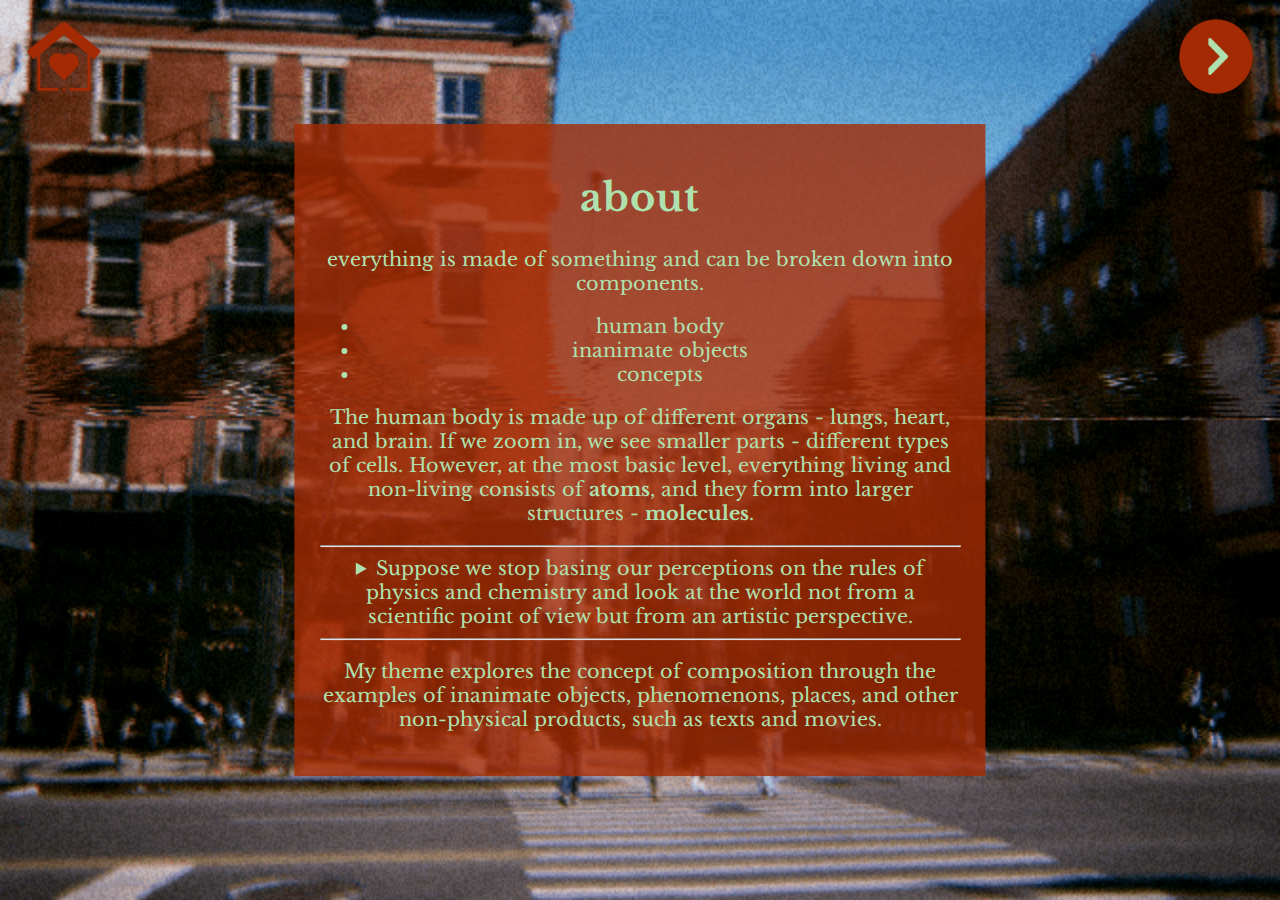
<file: entry 1/index.html>
<!DOCTYPE html>
 <html>
   <head>
   <meta charset="utf-8" />
   <meta name="viewport" content="width=device-width"></meta>
   <link
  href="https://fonts.googleapis.com/css?family=Open+Sans"
  rel="stylesheet" />
  <link rel="preconnect" href="https://fonts.googleapis.com">
<link rel="preconnect" href="https://fonts.gstatic.com" crossorigin>
<link href="https://fonts.googleapis.com/css2?family=Libre+Baskerville&display=swap" rel="stylesheet">

     <title>composition</title>
     <link href="../assets/css/entry1.css" rel="stylesheet">
    </head>
    <body>
      <main>
          <a href="../homepage/index.html" class="button button-left" id="buttonleft"></a>
          <a href="../entry 6/index.html" class="button button-right" id="buttonright"></a>

          <div class="text-overlay">

            <h1> <strong>about</strong> </h1>
            <p> everything is made of something and can be broken down into components. </p>
            <ul>
           <li>human body</li>
           <li>inanimate objects</li>
           <li>concepts</li>
         </ul>
         <p>The human body is made up of different organs - lungs, heart, and brain.
          If we zoom in, we see smaller parts - different types of cells. However, at the most basic level, 
          everything living and non-living consists of <strong>atoms</strong>, 
           and they form into larger structures - <strong>molecules</strong>.</p>
           <hr>
           <details>
               <summary>Suppose we stop basing our perceptions on the rules of physics and chemistry 
                   and look at the world not from a scientific point of view but from an artistic perspective. </summary>
               <p>In that case, we get a sense of diversity and freedom to determine 
                   what the world around us consists of.<p>
               </details>
               <hr>
           <p>My theme explores the concept of composition 
               through the examples of inanimate objects, phenomenons, places, and other non-physical products,
               such as texts and movies.</p>
              </div>
</main>
  </body>
  </html>
</file>
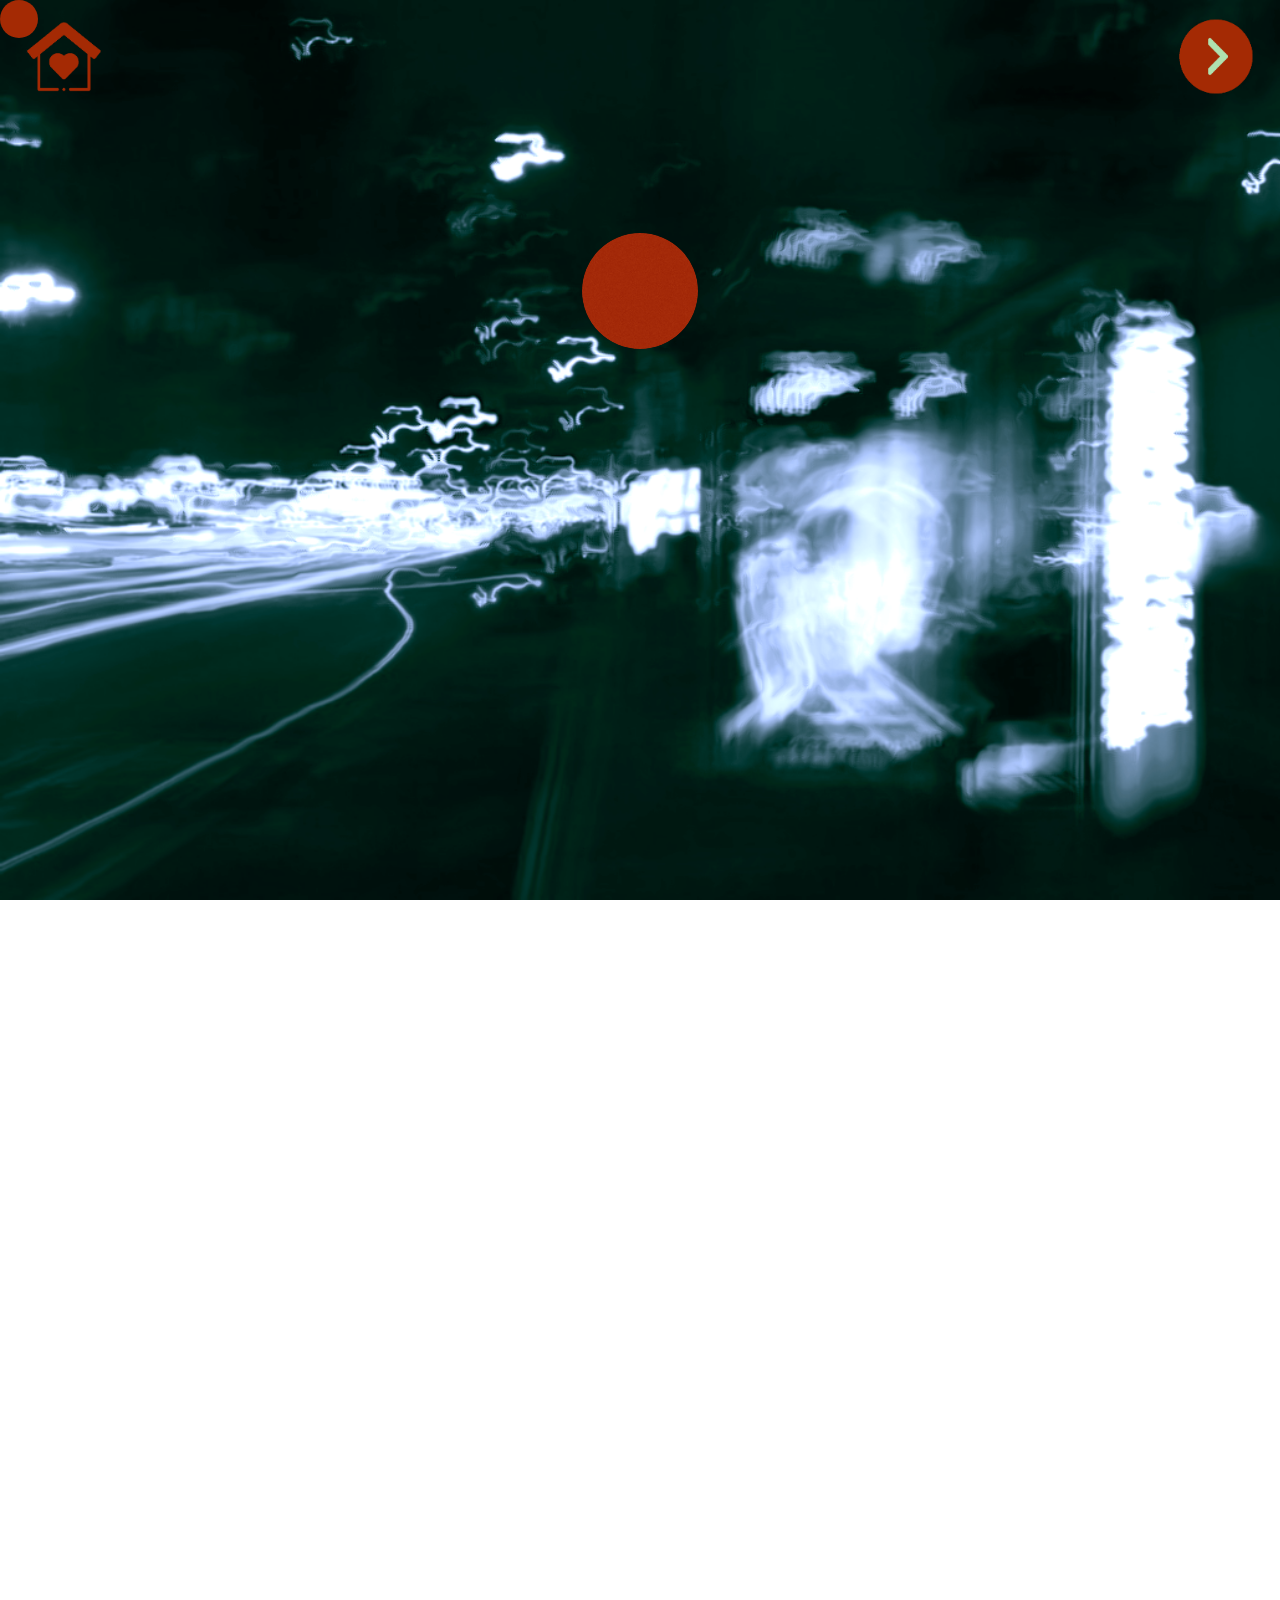
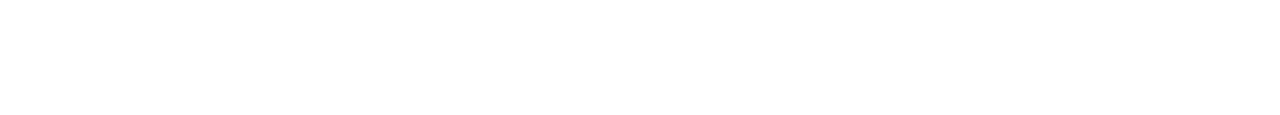
<file: entry 3/index.html>
<!DOCTYPE html>
 <html>
   <head>
   <meta charset="utf-8" />
   <meta name="viewport" content="width=device-width"></meta>
   <link
  href="https://fonts.googleapis.com/css?family=Open+Sans"
  rel="stylesheet" />
  <link rel="preconnect" href="https://fonts.googleapis.com">
<link rel="preconnect" href="https://fonts.gstatic.com" crossorigin>
<link href="https://fonts.googleapis.com/css2?family=Libre+Baskerville&display=swap" rel="stylesheet">

     <title>composition</title>
     <link href="../assets/css/entry3.css" rel="stylesheet">
    </head>
    <body>
        <a href="../homepage/index.html" class="button button-left" id="buttonleft"></a>
        <a href="../entry 9/index.html" class="button button-right" id="buttonright"></a>
        <div id="foo" class="ball"></div>
  
        <div class="parent">
            <div class="div1"></div>
            <div class="div2">
              <img src="../assets/images/twinpeakshover.png">
              <div id="outline-container" class="outline"></div>
            </div>
            <div class="div3">
              <div class="text-container">
                <div class="hidden-text">
                  <p>
                    The techno genre emerged in the late 1980s, primarily in Detroit, Michigan, and quickly spread as a significant force in electronic music. It's characterized by its distinctive repetitive beats, synthesized sounds, and a focus on rhythm and danceability. The genre has evolved over time, branching into various subgenres such as acid techno, minimal techno, and Detroit techno, each with its unique sonic characteristics and influences. Despite these variations, techno remains rooted in its emphasis on the hypnotic repetition of beats and rhythm. 
                    <!-- Your paragraph about ambient soundscapes here -->
                  </p>
                </div>
              </div>
            </div>
          </div>
      

          <script src="../javascript/script3.js" ></script>
          <div class="playlist-container">
          <iframe style="border-radius: 12px;" src="https://open.spotify.com/embed/playlist/0LwUJ5bbjmFqixc3obi4N1?utm_source=generator" width="100%" height="352" frameborder="0" allowfullscreen="" allow="autoplay; clipboard-write; encrypted-media; fullscreen; picture-in-picture" loading="lazy"></iframe>
        </div>
  </body>
  </html>
</file>
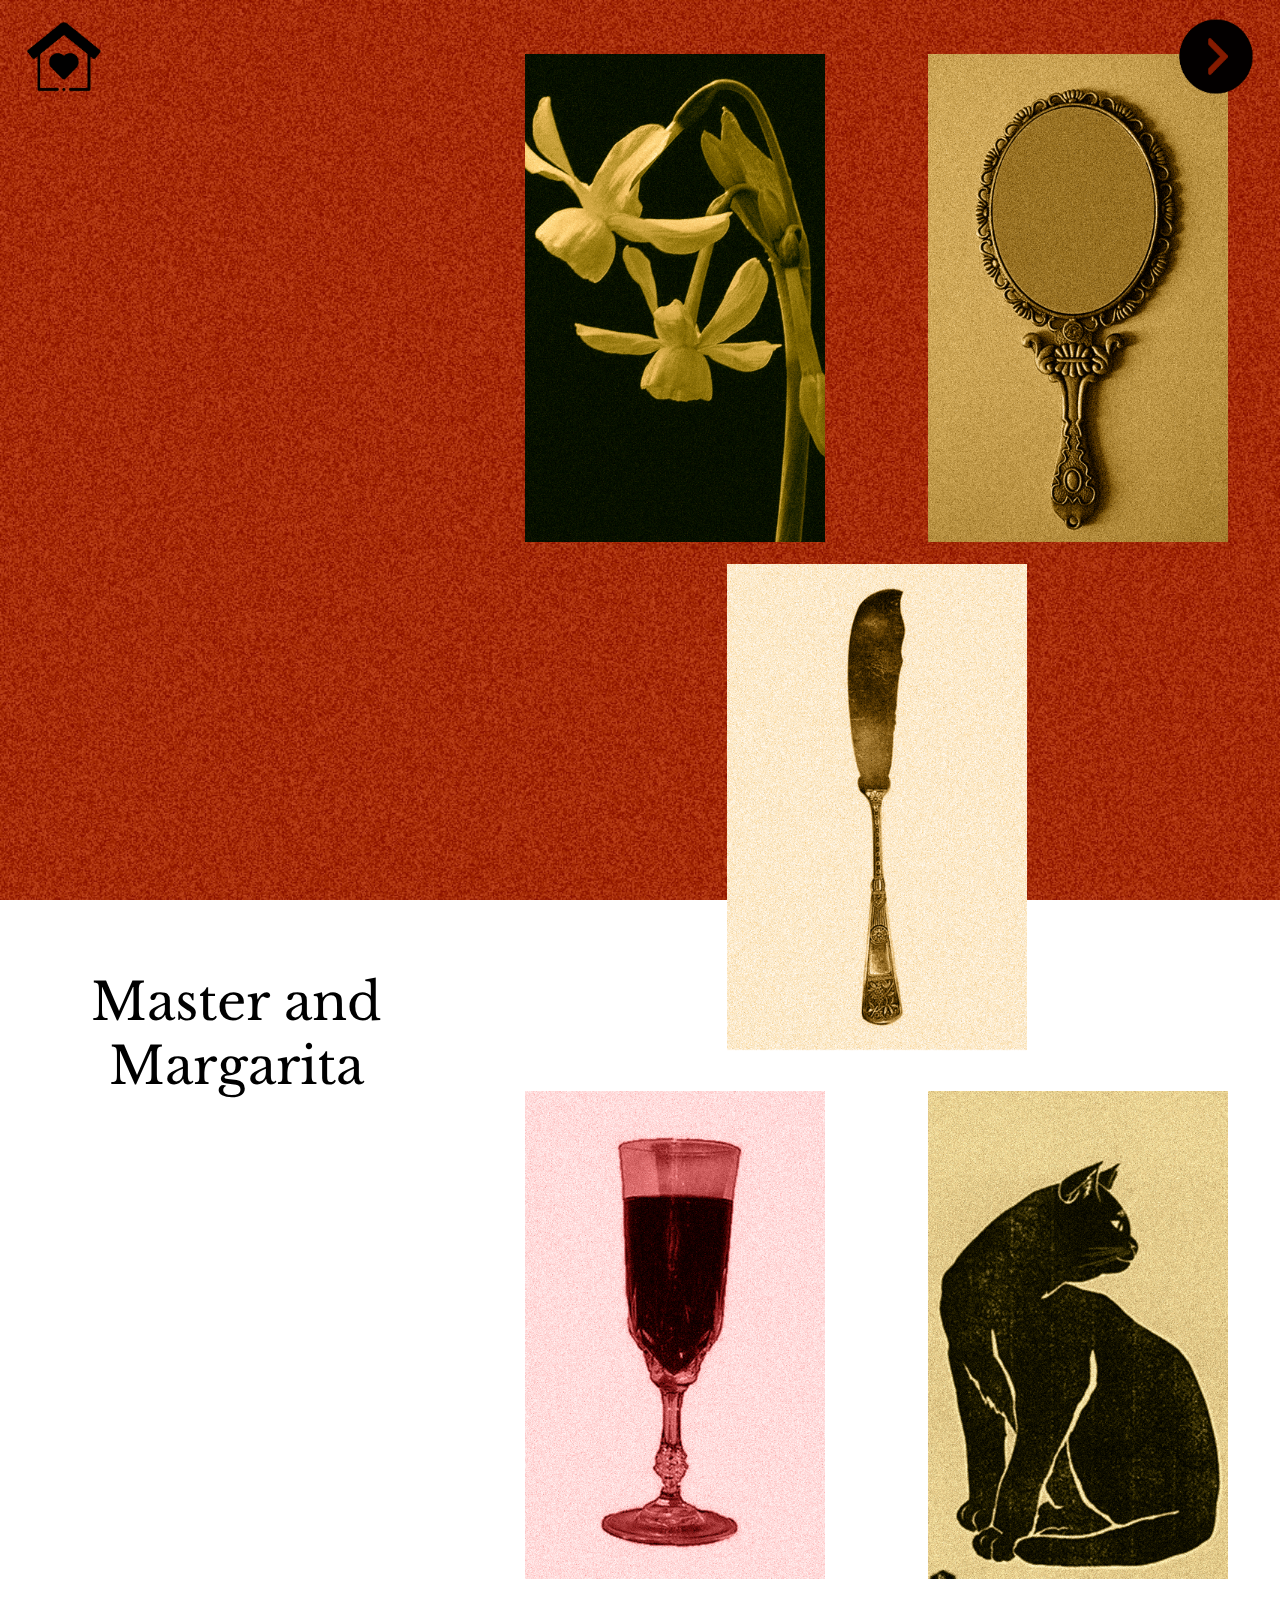
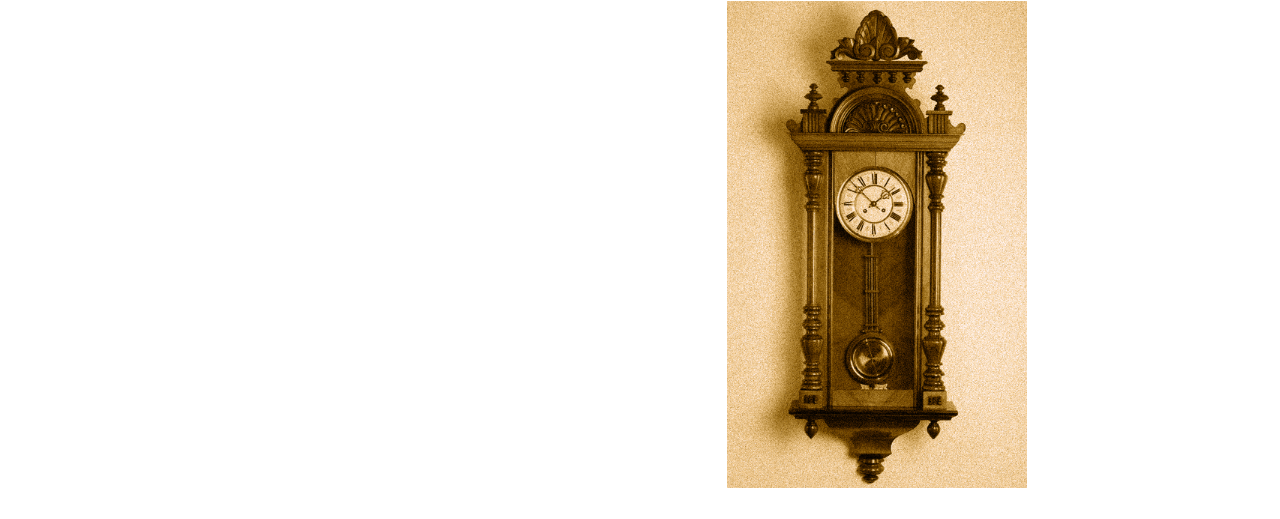
<file: entry 4/index.html>
<!DOCTYPE html>
 <html>
   <head>
   <meta charset="utf-8" />
   <meta name="viewport" content="width=device-width"></meta>
   <link
  href="https://fonts.googleapis.com/css?family=Open+Sans"
  rel="stylesheet" />
  <link rel="preconnect" href="https://fonts.googleapis.com">
<link rel="preconnect" href="https://fonts.gstatic.com" crossorigin>
<link href="https://fonts.googleapis.com/css2?family=Libre+Baskerville&display=swap" rel="stylesheet">
<link rel="preconnect" href="https://fonts.googleapis.com">
<link rel="preconnect" href="https://fonts.gstatic.com" crossorigin>
<link href="https://fonts.googleapis.com/css2?family=Cinzel+Decorative&family=Libre+Baskerville&display=swap" rel="stylesheet">

     <title>composition</title>
     <link href="../assets/css/entry4.css" rel="stylesheet">
    </head>
    <body>

        <div class="text-container">
            <p class="text">
                Master and Margarita
            </p>
        </div>
        <a href="../homepage/index.html" class="button button-left" id="buttonleft"></a>
        <a href="../entry 8/index.html" class="button button-right" id="buttonright"></a>
      
        <div class="container">
            <!-- First row of rectangles -->
            <div class="row">
              <div class="rectangle" id="rect1">
                <img src="../assets/images/flowersone.png">
              </div>
              <div class="rectangle" id="rect2">
                <img src="../assets/images/mirrorone.png">
              </div>
              <div class="rectangle" id="rect3">
                <img src="../assets/images/knifeone.png">
              </div>
            </div>
          
            <!-- Second row of rectangles -->
            <div class="row">
              <div class="rectangle" id="rect4">
                <img src="../assets/images/wineone.png">
              </div>
              <div class="rectangle" id="rect5">
                <img src="../assets/images/blackcatone.png">
              </div>
              <div class="rectangle" id="rect6">
                <img src="../assets/images/clockone.png">
              </div>
            </div>
          </div>

          <div class="overlay" id="overlay"></div>
          <div class="popup" id="popup">
              <img src="../assets/images/masterandmargaritatexttwo.png" alt="Popup Image">
              <div class="embedded-text">
                  <p>
                    Mikhail Bulgakov's 'Master and Margarita' employs vivid symbolism to explore profound themes. Colors signify deception, mirrors reflect inner conflicts, knives represent power and authoritarianism. Cats embody mystery, yellow flowers symbolize life's transience, while clocks illustrate the inevitability of fate. These symbols weave an allegorical tapestry, inviting contemplation of deeper existential themes.
                  </p>
              </div>
          </div>
   

          <script src="../javascript/script4.js"></script>
  </body>
  </html>
</file>
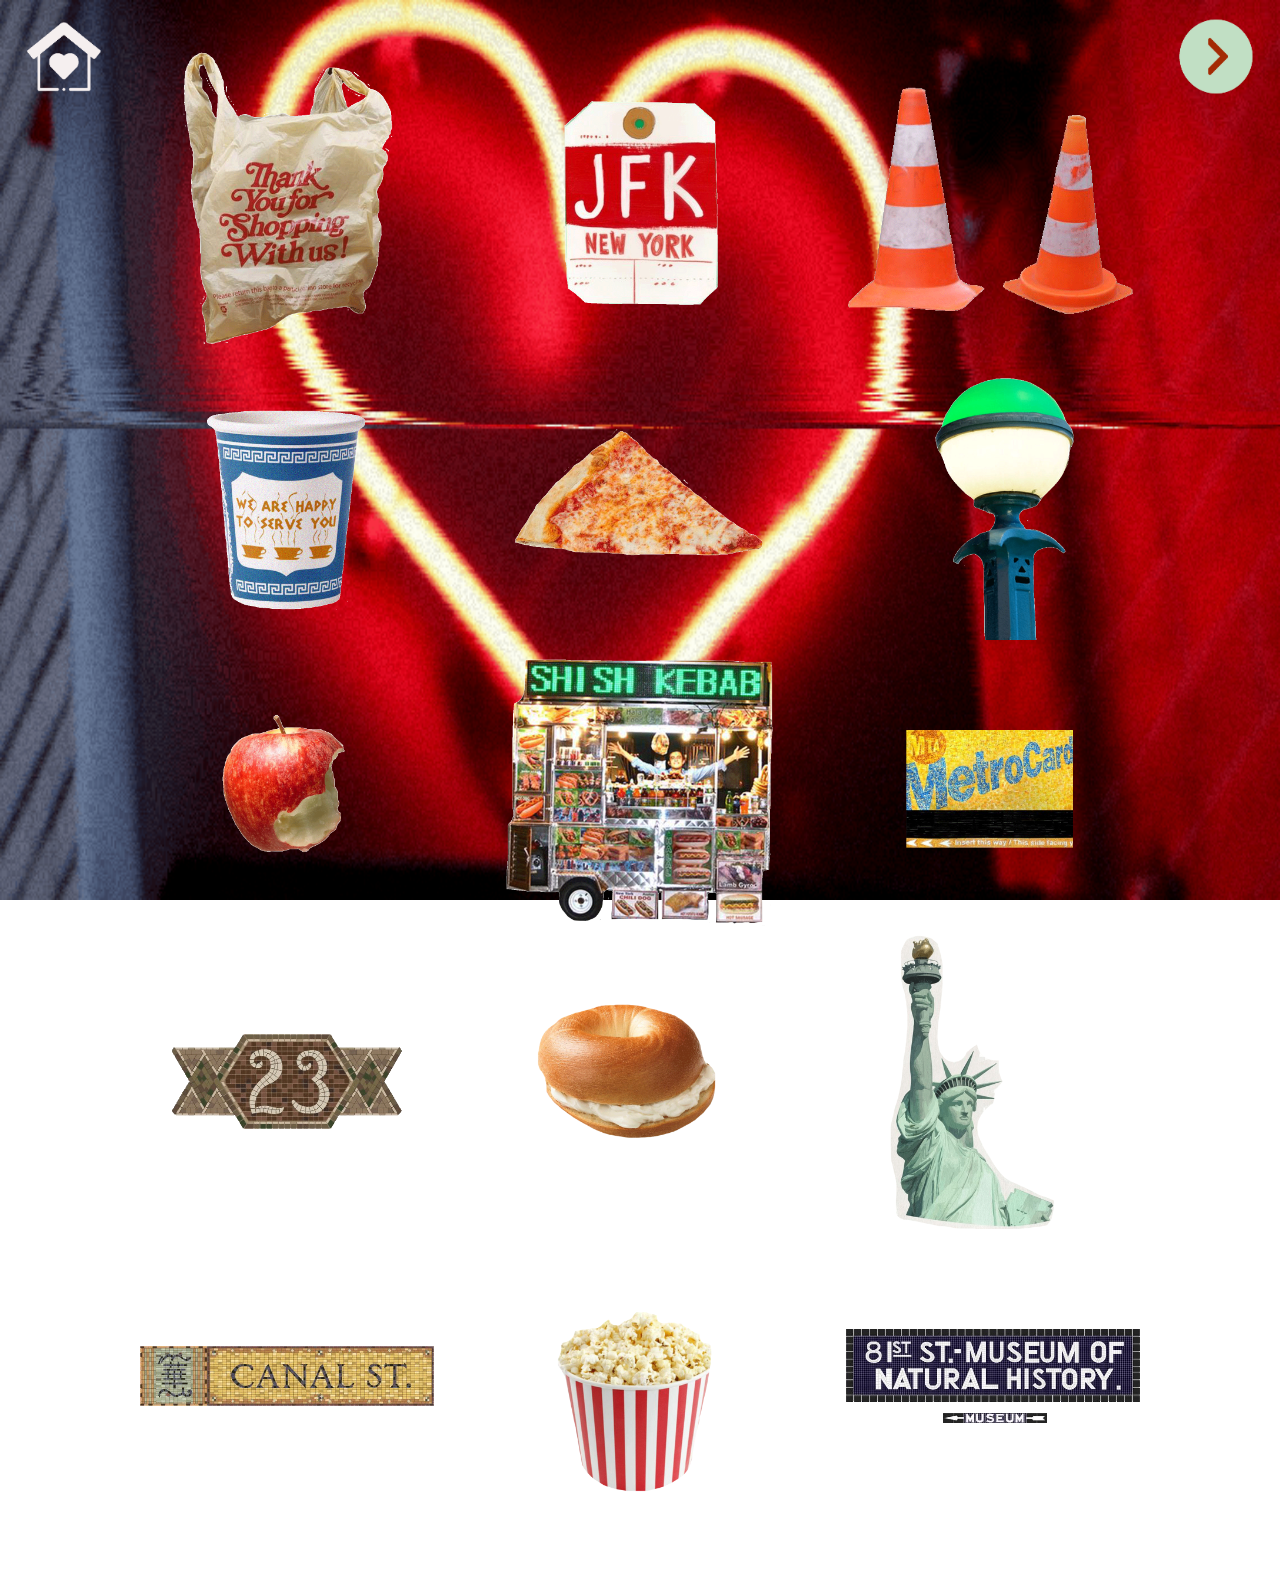
<file: entry 5/index.html>
<!DOCTYPE html>
 <html>
   <head>
   <meta charset="utf-8" />
   <meta name="viewport" content="width=device-width"></meta>
   <link
  href="https://fonts.googleapis.com/css?family=Open+Sans"
  rel="stylesheet" />
  <link rel="preconnect" href="https://fonts.googleapis.com">
<link rel="preconnect" href="https://fonts.gstatic.com" crossorigin>
<link href="https://fonts.googleapis.com/css2?family=Libre+Baskerville&display=swap" rel="stylesheet">
<link rel="preconnect" href="https://fonts.googleapis.com">
<link rel="preconnect" href="https://fonts.gstatic.com" crossorigin>
<link href="https://fonts.googleapis.com/css2?family=Cinzel+Decorative&family=Libre+Baskerville&display=swap" rel="stylesheet">
</head>

     <title>composition</title>
     <link href="../assets/css/entry5.css" rel="stylesheet">
   <body>
    <a href="../homepage/index.html" class="button button-left" id="buttonleft"></a>
    <a href="../entry 3/index.html" class="button button-right" id="buttonright"></a>
    <div class="content-container">
        <div class="image-container">
        <img src="../assets/images/thankyou.png" alt="Image 1" class="image">
        <img src="../assets/images/jfk.png" alt="Image 1" class="image">
        <img src="../assets/images/streetsigns.png" alt="Image 1" class="image">
        <img src="../assets/images/wearehappytoserveyou.png" alt="Image 1" class="image">
        <img src="../assets/images/pizza.png" alt="Image 1" class="image">
        <img src="../assets/images/stationlight.png" alt="Image 1" class="image">
        <img src="../assets/images/apple.png" alt="Image 1" class="image">
        <img src="../assets/images/foodtrack.png" alt="Image 1" class="image">
        <img src="../assets/images/metrocard.png" alt="Image 1" class="image">
        <img src="../assets/images/23rd.png" alt="Image 1" class="image">
        <img src="../assets/images/bagel.png" alt="Image 1" class="image">
        <img src="../assets/images/statueofliberty.png" alt="Image 1" class="image">
        <img src="../assets/images/canalstreet.png" alt="Image 1" class="image">
        <img src="../assets/images/popcorn.png" alt="Image 1" class="image">
        <img src="../assets/images/81st.png" alt="Image 1" class="image">

            </div>
            </div>
            <script src="../javascript/script5.js"></script>    
</body>
</html>
</file>
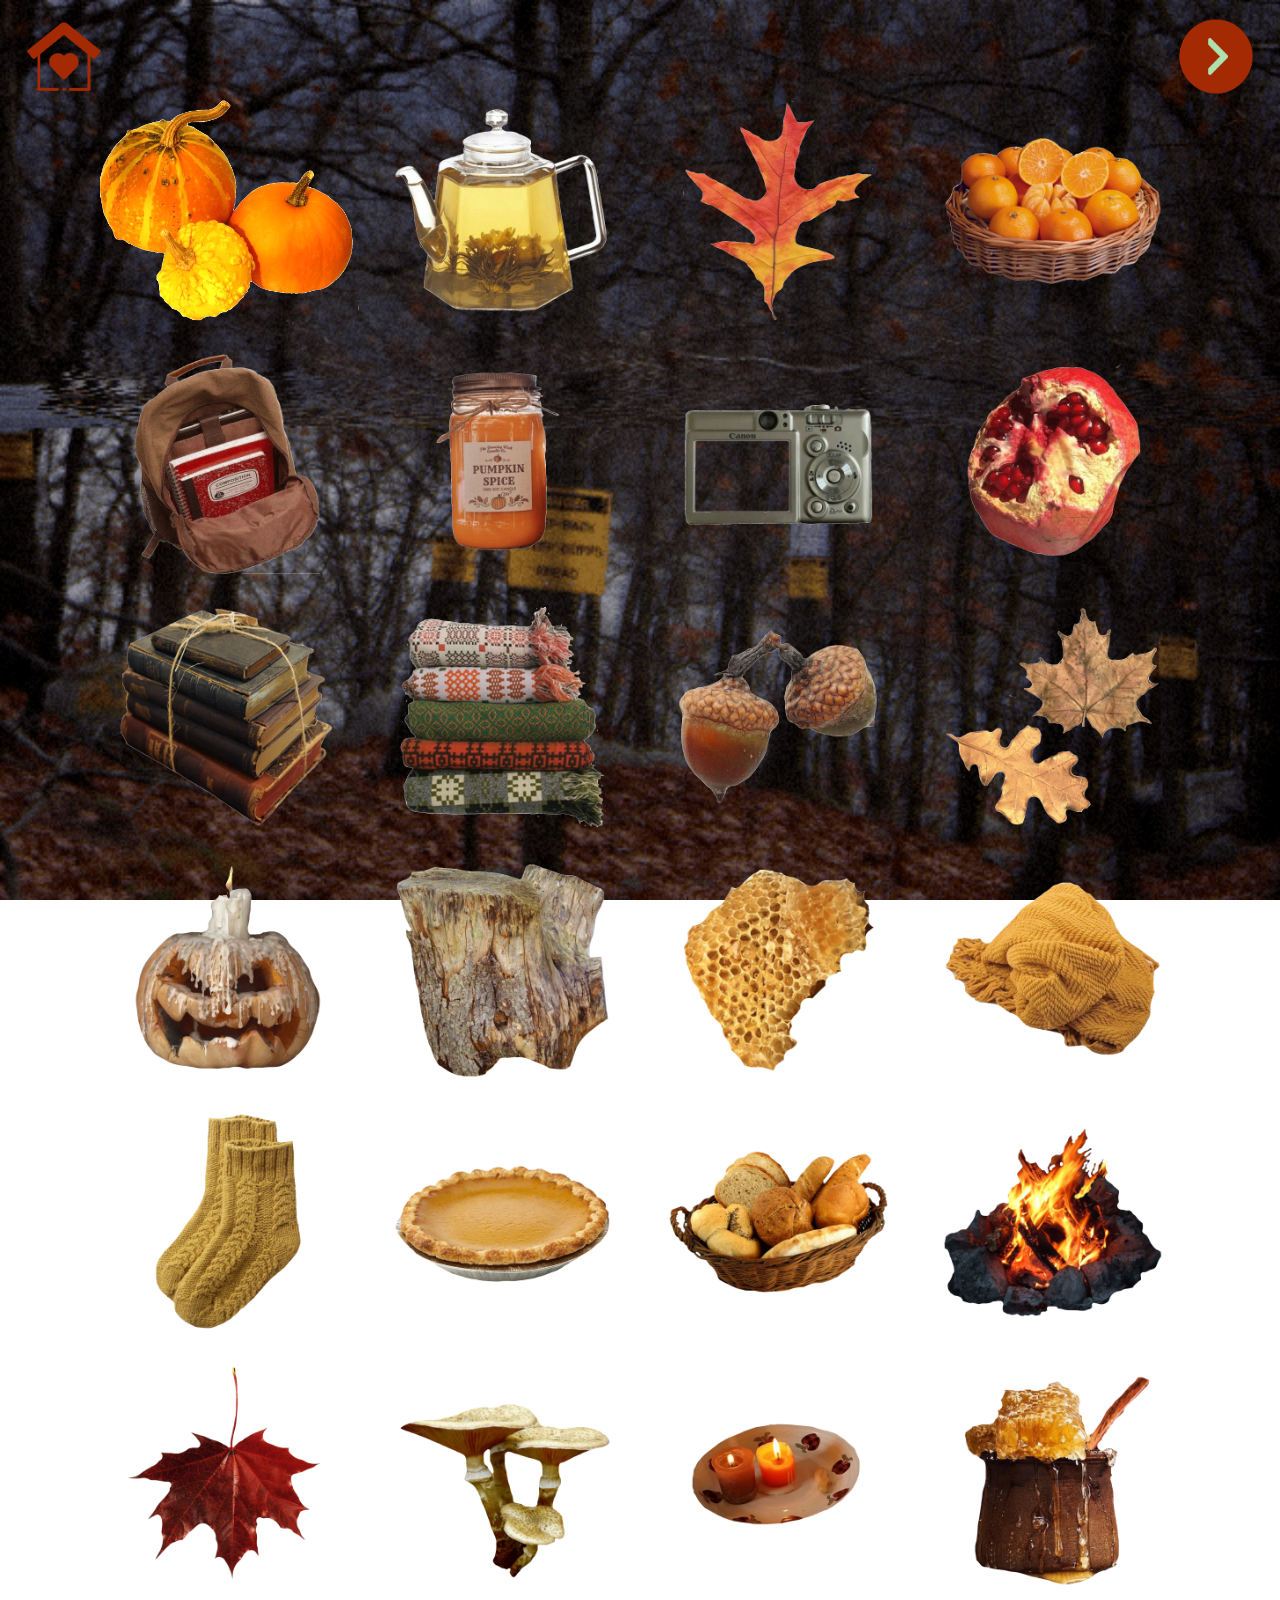
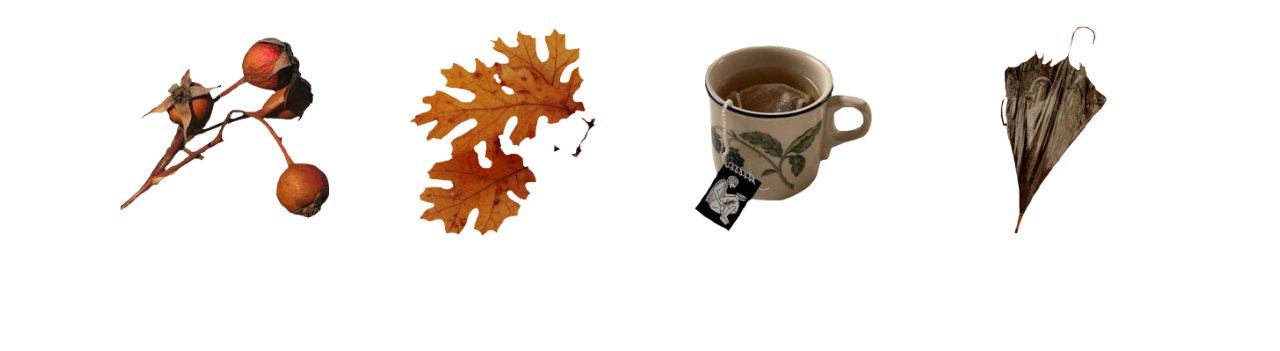
<file: entry 7/index.html>
<!DOCTYPE html>
 <html>
   <head>
   <meta charset="utf-8" />
   <meta name="viewport" content="width=device-width"></meta>
   <link
  href="https://fonts.googleapis.com/css?family=Open+Sans"
  rel="stylesheet" />
  <link rel="preconnect" href="https://fonts.googleapis.com">
<link rel="preconnect" href="https://fonts.gstatic.com" crossorigin>
<link href="https://fonts.googleapis.com/css2?family=Libre+Baskerville&display=swap" rel="stylesheet">
<link rel="preconnect" href="https://fonts.googleapis.com">
<link rel="preconnect" href="https://fonts.gstatic.com" crossorigin>
<link href="https://fonts.googleapis.com/css2?family=Cinzel+Decorative&family=Libre+Baskerville&display=swap" rel="stylesheet">
</head>

     <title>composition</title>
     <link href="../assets/css/entry7.css" rel="stylesheet">
   <body>
    <a href="../homepage/index.html" class="button button-left" id="buttonleft"></a>
    <a href="../entry 2/index.html" class="button button-right" id="buttonright"></a>
    <div class="content-container">
    <div class="image-container">
    <img src="../assets/images/pumpkin.png" alt="Image 1" class="image">
    <img src="../assets/images/tea.png" alt="Image 1" class="image">
    <img src="../assets/images/leaves.png" alt="Image 1" class="image">
    <img src="../assets/images/oranges.png" alt="Image 1" class="image">
    <img src="../assets/images/backpack.png" alt="Image 1" class="image">
    <img src="../assets/images/pumpkinspice.png" alt="Image 1" class="image">
    <img src="../assets/images/canon.png" alt="Image 1" class="image">
    <img src="../assets/images/passionfruit.png" alt="Image 1" class="image">
    <img src="../assets/images/books.png" alt="Image 1" class="image">
    <img src="../assets/images/pled.png" alt="Image 1" class="image">
    <img src="../assets/images/orekhi.png" alt="Image 1" class="image">
    <img src="../assets/images/leavestwo.png" alt="Image 1" class="image">
    <img src="../assets/images/pumpkincandle.png" alt="Image 1" class="image">
    <img src="../assets/images/derevo.png" alt="Image 1" class="image">
    <img src="../assets/images/med.png" alt="Image 1" class="image">
    <img src="../assets/images/yellowpled.png" alt="Image 1" class="image">
    <img src="../assets/images/yellowsocks.png" alt="Image 1" class="image">
    <img src="../assets/images/piee.png" alt="Image 1" class="image">
    <img src="../assets/images/bread.png" alt="Image 1" class="image">
    <img src="../assets/images/bonfire.png" alt="Image 1" class="image">
    <img src="../assets/images/leavesthree.png" alt="Image 1" class="image">
    <img src="../assets/images/gribi.png" alt="Image 1" class="image">
    <img src="../assets/images/svechi.png" alt="Image 1" class="image">
    <img src="../assets/images/medd.png" alt="Image 1" class="image">
    <img src="../assets/images/rastenie.png" alt="Image 1" class="image">
    <img src="../assets/images/orangeleaves.png" alt="Image 1" class="image">
    <img src="../assets/images/chai.png" alt="Image 1" class="image">
    <img src="../assets/images/zont.png" alt="Image 1" class="image">
        </div>
        </div>
    <script src="../javascript/script7.js"></script>
</body>
</html>
</file>
<file: assets/css/entry1.css>
body {
    margin: 0;
    padding: 0;
    background-image: url('../images/nyctwo.gif'); /* Replace 'your-background.gif' with the actual path to your GIF */
    background-size: 100% 100%; /* Use 100% for both width and height to fill the entire page */
    background-repeat: repeat;
    background-attachment: fixed;
    justify-content: center;
    align-items: center;
  }
  

  .button {
    display: inline-block;
    padding: 3% 3%; /* Adjust padding for responsiveness */
    color: #fff;
    width: auto;
    height: auto;
    text-decoration: none;
    border: none;
    cursor: pointer;
    position: absolute;
    transform: translate(0, 0);
    z-index: 1;
    background-size: cover;
    background-position: center;
    transition: transform 0.3s;
  }
  
  #buttonleft {
    top: 2%;
    left: 2%;
    width: auto;
    height: auto;
    background-image: url('../images/buttonhome.png');
  }
  
  #buttonright {
    top: 2%;
    right: 2%;
    width: auto;
    height: auto;
    background-image: url('../images/buttondesignred.png');
  }
  
  .button:hover {
    transform: scale(1.1);
  }
  .text-overlay {
    position: absolute;
    top: 50%;
    left: 50%;
    transform: translate(-50%, -50%);
    text-align: center;
    background-color: rgba(164, 42, 4, 0.8);
    color: #AFE1AF;
    padding: 2%; /* Adjust padding for responsiveness */
    width: 50%; /* Adjust width for responsiveness */
    height: auto;
    font-family: 'Libre Baskerville', serif;
    font-size: 1.2em; /* Set the desired font size for all text elements */
}

.text-overlay h1 {
    font-size: 2em; /* Adjust font size for h1 element */
    line-height: 1.2;
    letter-spacing: 1px;
    text-align: center;
    font-family: 'Libre Baskerville', serif;
}

@media (max-width: 768px) {
    .text-overlay {
        padding: 5%; /* Adjust padding for mobile */
        width: 85%; /* Adjust width for mobile */
        font-size: 0.8em; /* Adjust font size for mobile */
    }

    .text-overlay h1 {
        font-size: 1.5em; /* Adjust font size for h1 element on mobile */
    }
}
</file>
<file: assets/css/entry3.css>
body {
    margin: 0;
    padding: 0;
    background-size: cover; /* Using cover to fill the entire page */
    background-repeat: no-repeat;
    background-attachment: fixed;
    justify-content: center;
    align-items: flex-start;
    transition: background-image 0.5s ease;
}

#buttonleft,
#buttonright {
  position: fixed;
  padding: 3%;
  color: #fff;
  width: auto;
  height: auto;
  text-decoration: none;
  border: none;
  cursor: pointer;
  background-size: cover;
  background-position: center;
  transition: transform 0.3s;
}

#buttonleft {
  top: 2%;
  left: 2%;
  background-image: url('../images/buttonhome.png');
}

#buttonright {
  top: 2%;
  right: 2%;
  background-image: url('../images/buttondesignred.png');
}

#buttonleft:hover,
#buttonright:hover {
  transform: scale(1.1);
}

.ball {
    border-radius: 50%; /* Make it a perfect circle */
    width: 3%; /* Adjust the width percentage for responsiveness */
    padding-top: 3%; /* Maintain a 1:1 aspect ratio */
    background: rgb(164, 42, 4);
    position: absolute;
    top: 0;
    left: 0;
    transition: transform 1s;
}


  .parent {
    display: grid;
    grid-template-columns: repeat(11, 1fr);
    grid-template-rows: repeat(7, 1fr);
    grid-column-gap: 0%;
    grid-row-gap: 0%;
  }
  
  .div1 {
    grid-area: 2 / 2 / 4 / 4;
  }
  
  .div1 p {
    color: rgb(164, 42, 4);
    font-family: 'Libre Baskerville', serif;
    font-size: 1em;
  }
  
  .div2 {
    grid-area: 3 / 6 / 4 / 7;
    width: 100%; /* Set the width to 100% */
    height: 0;
    padding-bottom: 100%; /* Create a square aspect ratio, you can adjust the percentage as needed */
    overflow: hidden;
    cursor: pointer;
    border-radius: 50%; /* Make the div a circle */
    clip-path: circle(50% at 50% 50%);
    transition: clip-path 0.5s; /* Create a circular clipping mask */
  }

  

  .div2:hover {
    clip-path: polygon(50% 100%, 0 0, 100% 0);
    border-radius: 0;
    cursor: pointer;
  }
  
  .div2 img {
    width: 100%; /* Ensure the image takes up the entire div */
    height: auto; /* Allow the image's height to adjust while preserving its aspect ratio */
    object-fit: contain; /* Preserve the image aspect ratio within the circle */
  }

  .div3 {
    grid-area: 4 / 6 / 5 / 7;  /* Define grid placement for div3 */
    display: none; /* Hide div3 by default */
  }
  
  .text-container {
    width: 100%;
    height: 100%;
    position: relative;
  }
  
  .hidden-text p {
    background-color: rgb(164, 42, 4);
    font-family: 'Libre Baskerville', serif;
    font-size: 1em;
    color: #AFE1AF;
    padding: 3%;
    line-height: 1.5;
  }
  
  .div2:hover + .div3 {
    display: block; /* Display div3 when div2 is hovered over */
    position: absolute;
    bottom: 10%; /* Adjust position to show below div2 */
    left: 25%;
    right: 25%; /* Center the text container */
  }
  

  .playlist-container {
    display: flex;
    top: 20%;
    justify-content: center;
    align-items: center;
    height: 100vh; 
    width: 100%; /* Adjust as needed */
 }
</file>
<file: assets/css/entry4.css>
body {
    margin: 0;
    padding: 0;
    background-image: url('../images/twinpeakshover.png');
    background-size: cover; /* Cover entire background */
    background-attachment: fixed;
    display: flex;
    justify-content: center;
    align-items: center;
    min-height: 100vh; /* Ensure full viewport height */
  }
  
  /* Your existing button styles */
  #buttonleft,
  #buttonright {
    position: fixed;
    padding: 3%;
    color: #fff;
    width: auto;
    height: auto;
    text-decoration: none;
    border: none;
    cursor: pointer;
    background-size: cover;
    background-position: center;
    transition: transform 0.3s;
  }
  
  #buttonleft {
    top: 2%;
    left: 2%;
    background-image: url('../images/buttonhomeblack.png');
  }
  
  #buttonright {
    top: 2%;
    right: 2%;
    background-image: url('../images/buttondesignblack.png');
  }
  
  #buttonleft:hover,
  #buttonright:hover {
    transform: scale(1.1);
  }
  
  .text-container {
    text-align: center;
    margin-top: 5vh; /* Adjusted top margin */
  }
  
  .text {
    font-size: 4vw;
    color: black;
    font-family: 'Libre Baskerville', serif;
    opacity: 1;
    transition: color 0.5s;
    margin-top: -5vh; /* Raise the paragraph higher */
  }
  
  /* Additional responsiveness for smaller screens */
  @media screen and (max-width: 768px) {
    .text {
      font-size: 6vw;
      margin-top: -2vh; /* Adjusted for smaller screens */
    }
  }

  
  /* Container and row styles */
  .container {
    display: flex;
    flex-direction: column;
    align-items: center;
    margin-top: 5vh; /* Adjust margin using viewport units */
  }
  
  .row {
    display: flex;
    flex-wrap: wrap;
    justify-content: space-around;
    margin-bottom: 2vh; /* Adjust margin using viewport units */
  }
  
  /* Rectangle styles */
  .rectangle {
    width: calc(50% - 20px);
    max-width: 300px;
    margin: 1vh; /* Adjust margin using viewport units */
    overflow: hidden;
  }
  
  .rectangle img {
    width: 100%;
    height: auto;
  }
  
  .overlay {
    display: none;
    position: fixed; /* Fixed position */
    top: 0;
    left: 0;
    width: 100%;
    height: 100%;
    background-color: rgba(0, 0, 0, 0.5);
    z-index: 999;
  }
  
  .popup {
    display: none;
    position: fixed; /* Fixed position */
    top: 50%;
    left: 50%;
    transform: translate(-50%, -50%);
    max-width: 500vw;
    max-height: 500vh;
    overflow: auto;
    z-index: 1000;
  }
  
  .popup img {
    width: 100%;
    height: auto;
    display: block;
    margin: 0 auto;
  }
  
  /* Additional responsiveness for smaller screens */
  @media screen and (max-width: 768px) {
    .popup {
      max-width: 95vw;
      max-height: 95vh;
    }
  
    .text {
      font-size: 6vw; /* Adjust font size for smaller screens */
    }
  }

  .embedded-text {
    position: absolute;
    top: 50%;
    left: 50%;
    transform: translate(-50%, -50%);
    max-width: 60%; /* Take up to 50% of image width */
    color: white;
    text-align: left;
    font-family: 'Libre Baskerville', serif; /* Use the desired font */
}

.embedded-text p {
    font-size: 1rem;
    padding: 20px;
    line-height: 1.5;
    text-align: left;
    letter-spacing: 0; /* Initial letter spacing */

    /* Set different letter spacing for different screen sizes */
    @media screen and (min-width: 768px) {
        letter-spacing: -0.04em; /* For larger screens */
    }

    @media screen and (min-width: 1024px) {
        letter-spacing: 0.04em; /* For even larger screens */
    }
}

/* Additional responsiveness for smaller screens */
@media screen and (max-width: 768px) {
    .embedded-text {
        max-width: 80%; /* Adjust width for smaller screens */
    }

    .embedded-text p {
        font-size: 0.2rem; /* Adjust font size for smaller screens */
    }
}
</file>
<file: assets/css/entry5.css>
body {
    margin: 0;
    padding: 0;
    background-image: url('../images/nycbackgroundfour.gif'); /* Replace 'your-background.gif' with the actual path to your GIF */
    background-size: 100% 100%; /* Use 100% for both width and height to fill the entire page */
    background-repeat: repeat;
    background-attachment: fixed;
    justify-content: center;
    align-items: center;
}

#buttonleft,
#buttonright {
  position: fixed;
  padding: 3%;
  color: #fff;
  width: auto;
  height: auto;
  text-decoration: none;
  border: none;
  cursor: pointer;
  background-size: cover;
  background-position: center;
  transition: transform 0.3s;
}

#buttonleft {
  top: 2%;
  left: 2%;
  background-image: url('../images/buttonhomewhite.png');
}

#buttonright {
  top: 2%;
  right: 2%;
  background-image: url('../images/buttondesignhometwo.png');
}

#buttonleft:hover,
#buttonright:hover {
  transform: scale(1.1);
}

.content-container {
  padding: 4%;
}

.image-container {
  display: flex;
  position: relative;
  width: 100%;
  height: auto;
  flex-wrap: wrap;
  align-content: center;
  justify-content: center; /* Center horizontally */
  align-items: center; /* Center vertically */
  gap: 5% 5%;
  top: 0;
  left: 0;
  right: 0;
  bottom: 0;
  transform: translate(0);
}

.image {
  width: 25%; /* Use percentage-based width */
  max-width: 100%; /* Add max-width to prevent images from overflowing */
  height: auto; /* Use auto for responsive height */
  position: relative;
  margin-bottom: 0%;
  margin-top: 0%;
  cursor: pointer;
  transition: transform 0.3s;
}

.image:hover {
  transform: scale(1.2);
}

@media (max-width: 768px) {
  .image {
    width: 40%; /* Adjust width for mobile */
    margin-bottom: 5%; /* Adjust margin for mobile */
    margin-top: 5%; /* Adjust margin for mobile */
  }
}
</file>
<file: assets/css/entry7.css>
body {
    margin: 0;
    padding: 0;
    background-image: url('../images/autumn.gif'); /* Replace 'your-background.gif' with the actual path to your GIF */
    background-size: 100% 100%; /* Use 100% for both width and height to fill the entire page */
    background-repeat: repeat;
    background-attachment: fixed;
    justify-content: center;
    align-items: center;
  }


  #buttonleft,
  #buttonright {
    position: fixed;
    padding: 3%;
    color: #fff;
    width: auto;
    height: auto;
    text-decoration: none;
    border: none;
    cursor: pointer;
    background-size: cover;
    background-position: center;
    transition: transform 0.3s;
  }
  
  #buttonleft {
    top: 2%;
    left: 2%;
    background-image: url('../images/buttonhome.png');
  }
  
  #buttonright {
    top: 2%;
    right: 2%;
    background-image: url('../images/buttondesignred.png');
  }
  
  #buttonleft:hover,
  #buttonright:hover {
    transform: scale(1.1);
  }



.content-container {
    padding: 7%;
}

.image-container {
    display: flex;
    position: relative;
    width: 100%;
    height: auto;
    flex-wrap: wrap;
    align-content: center;
    justify-content: center; /* Center horizontally */
    align-items: center; /* Center vertically */
    gap: 10% 5%;
    top: 0;
    left: 0;
    right: 0;
    bottom: 0;
    transform: translate(0);
}

.image {
    width: 20%; /* Use percentage-based width */
    max-width: 100%; /* Add max-width to prevent images from overflowing */
    height: auto; /* Use auto for responsive height */
    position: relative;
    margin-bottom: 2%;
    margin-top: 1%;
    transition: transform 0.8s, filter 0.8s;
    cursor: pointer;
    box-shadow: 0 0 0 rgba(0, 0, 0, 0); /* Change to relative */
}

.image.active {
    filter: brightness(1.2);
    transform: scale(1.2);
    box-shadow: 2% 2% 5% 0 rgba(0, 0, 0, 0.4);
}

@media (max-width: 768px) {
    .image {
        width: 30%; /* Adjust width for mobile */
        margin-bottom: 5%; /* Adjust margin for mobile */
        margin-top: 3%; /* Adjust margin for mobile */
    }
}
</file>
